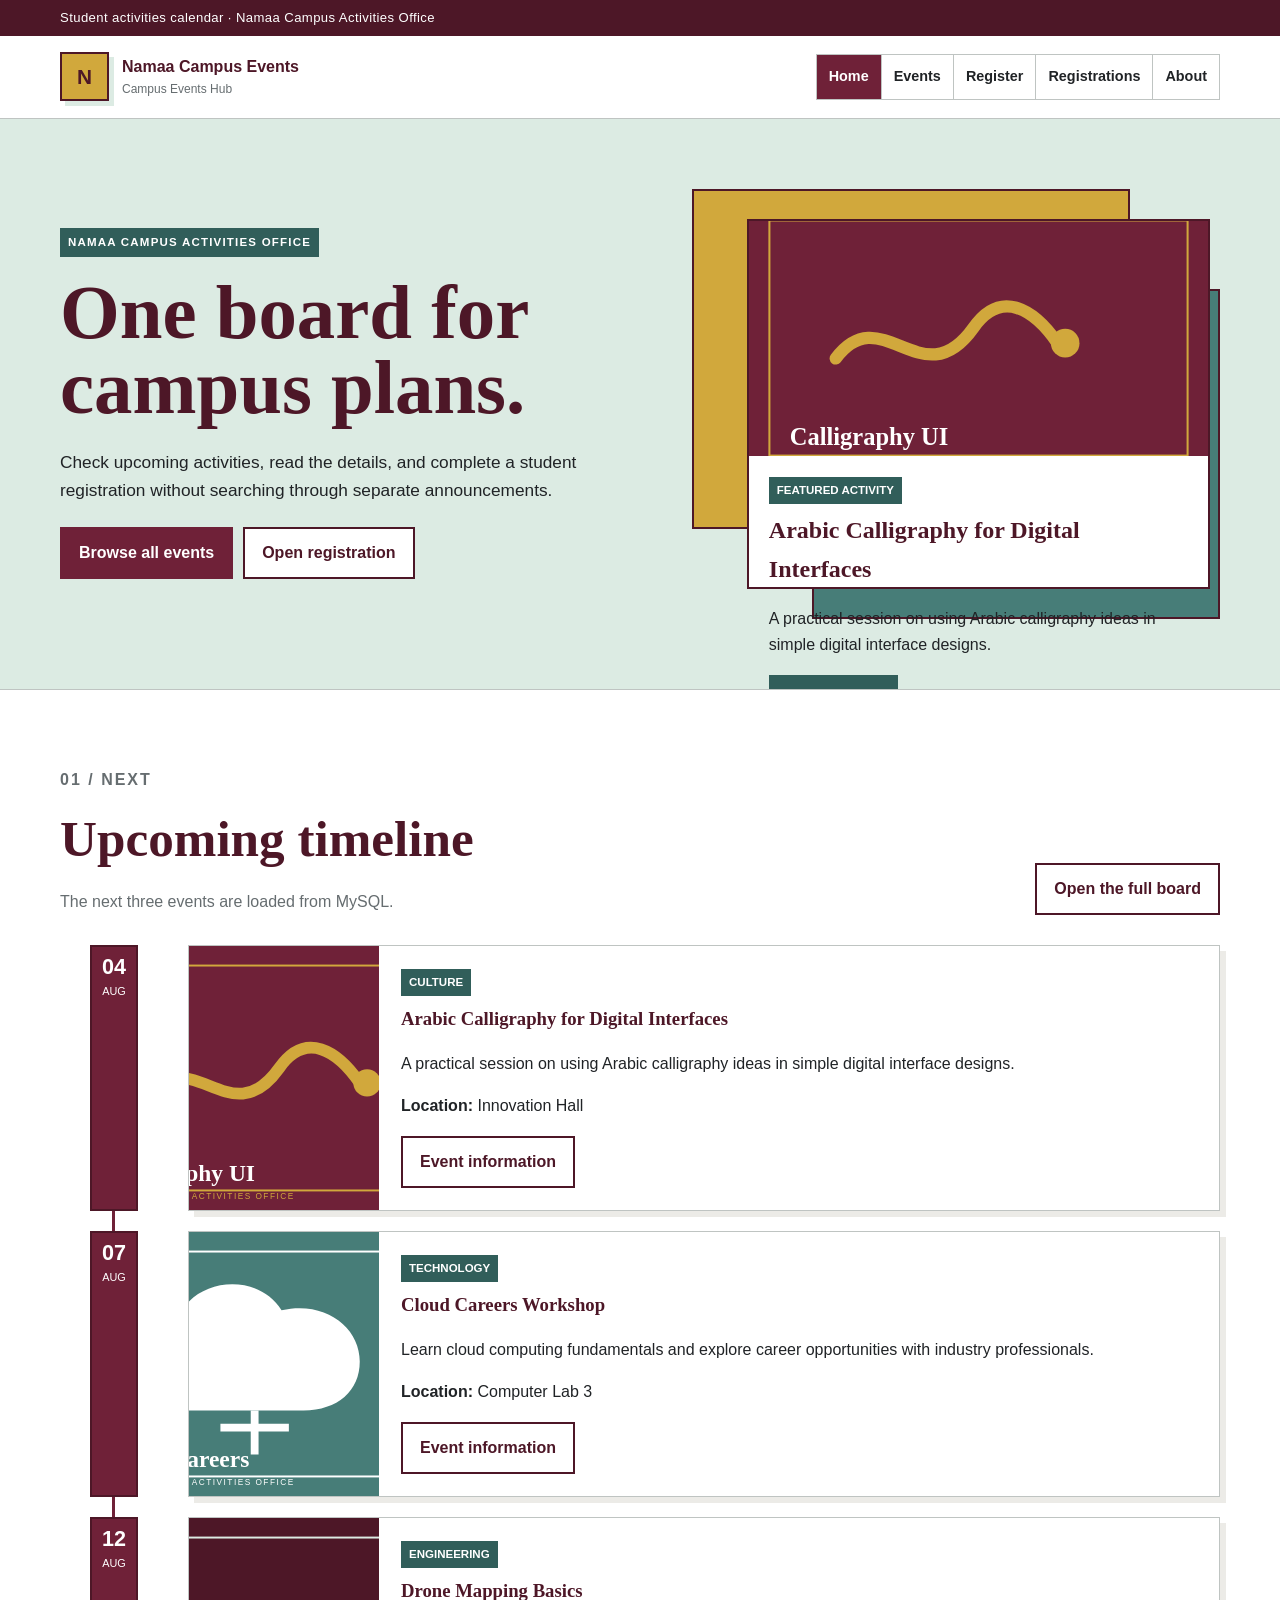
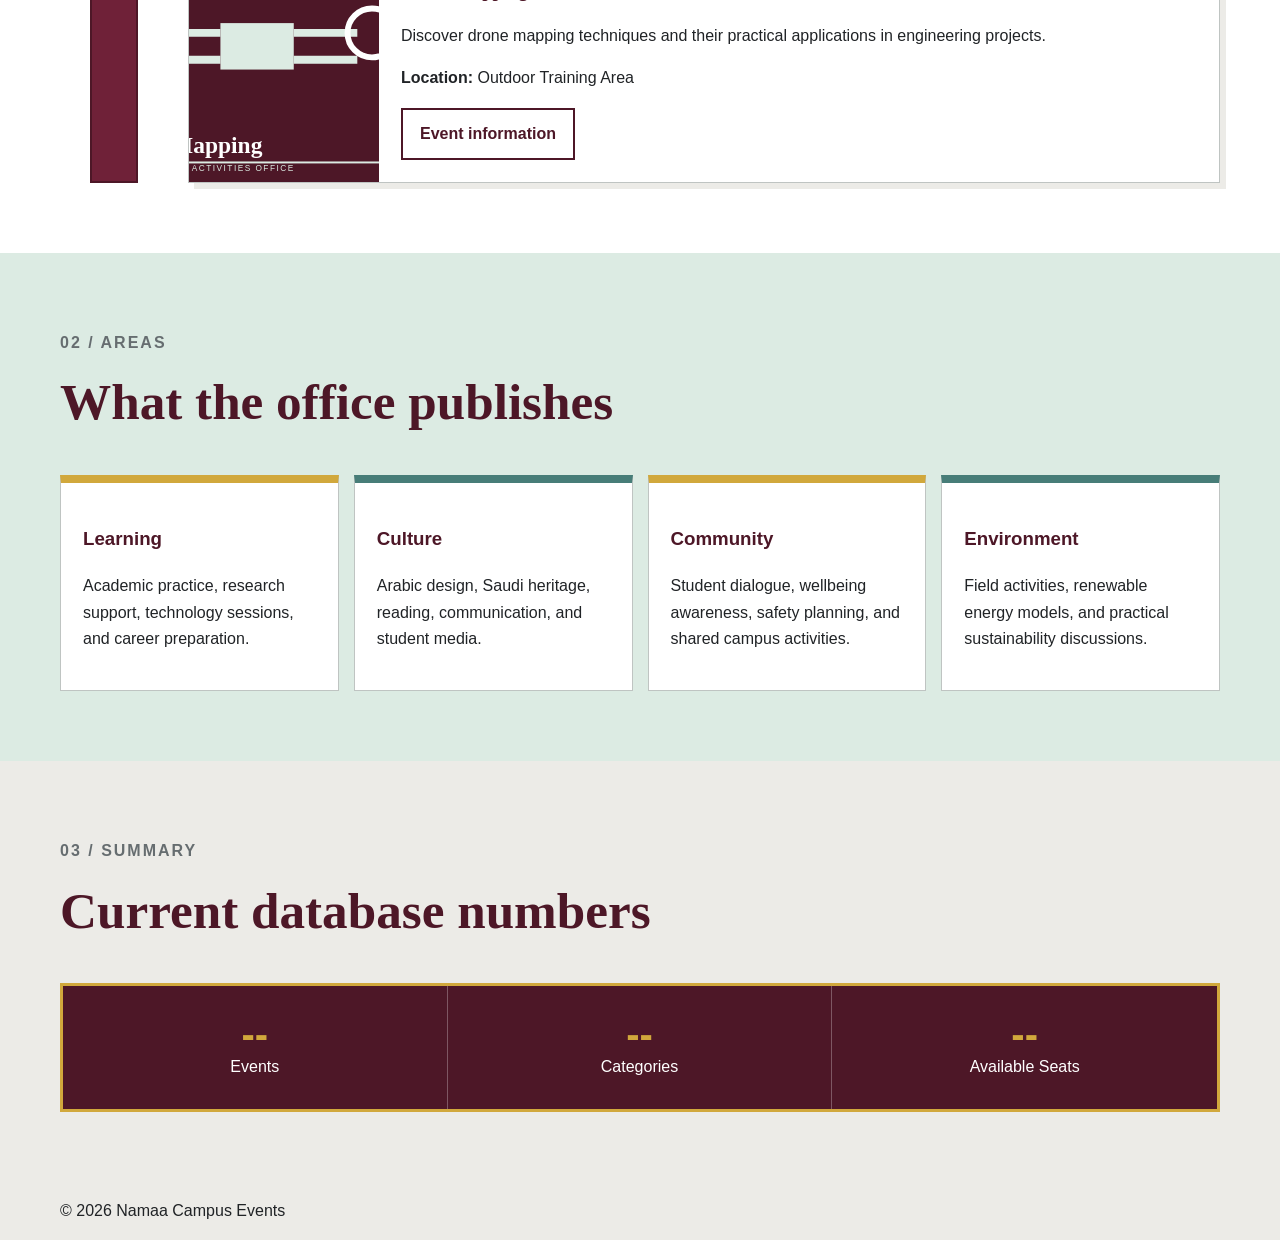
<file: index.html>
<!DOCTYPE html>
<html lang="en">
<head>
    <meta charset="UTF-8">
    <meta name="viewport" content="width=device-width, initial-scale=1.0">
    <title>Namaa Campus Events</title>

    <link rel="stylesheet" href="css/style.css">
</head>

<body>

<div class="announcement">
    <div class="shell">
        <p>Student activities calendar · Namaa Campus Activities Office</p>
    </div>
</div>

<header class="site-header">
    <div class="shell header-row">

        <a class="brand" href="index.html">
            <span class="brand-shape">N</span>

            <span>
                <strong>Namaa Campus Events</strong>
                <small>Campus Events Hub</small>
            </span>
        </a>

        <nav class="nav-box">
            <a class="active" href="index.html">Home</a>
            <a href="events.html">Events</a>
            <a href="register.html">Register</a>
            <a href="registrations.html">Registrations</a>
            <a href="about.html">About</a>
        </nav>

    </div>
</header>

<main>
<section class="hero">
    <div class="shell hero-grid">
        <div class="hero-copy">
            <p class="eyebrow">Namaa Campus Activities Office</p>

            <h1>One board for campus plans.</h1>

            <p>
                Check upcoming activities, read the details, and complete a
                student registration without searching through separate
                announcements.
            </p>

            <div class="button-row">
                <a class="button" href="events.html">Browse all events</a>
                <a class="button button-light" href="register.html">
                    Open registration
                </a>
            </div>
        </div>

        <aside class="hero-blocks" aria-label="Featured event">
            <div class="block-back-one"></div>
            <div class="block-back-two"></div>

            <article class="block-main">
                <img src="images/calligraphy-ui.svg" alt="Calligraphy UI">

<div class="block-content">
    <span class="ticket">FEATURED ACTIVITY</span>

    <h2>Arabic Calligraphy for Digital Interfaces</h2>

    <p>
        A practical session on using Arabic calligraphy ideas in simple
        digital interface designs.
    </p>

    <a class="button button-teal" href="event.html">
        View details
    </a>
</div>
            </article>
        </aside>
    </div>
</section>

<section class="section section-white">
    <div class="shell">
        <div class="section-heading">
            <div>
                <p class="section-code">01 / NEXT</p>
                <h2>Upcoming timeline</h2>
                <p>The next three events are loaded from MySQL.</p>
            </div>

            <a class="button button-light" href="events.html">
                Open the full board
            </a>
        </div>

        <div class="timeline">

            <article class="timeline-item">
                <div class="timeline-date">
                    <strong>04</strong>
                    <span>AUG</span>
                </div>

                <div class="timeline-card">
                    <img src="images/calligraphy-ui.svg"
                         alt="Arabic Calligraphy for Digital Interfaces">

                    <div class="timeline-copy">
                        <span class="ticket">Culture</span>

                        <h3>Arabic Calligraphy for Digital Interfaces</h3>

                        <p>
                            A practical session on using Arabic calligraphy ideas
                            in simple digital interface designs.
                        </p>

                        <p><strong>Location:</strong> Innovation Hall</p>

                        <a class="button button-light" href="event.html">
                            Event information
                        </a>
                    </div>
                </div>
            </article>

            <article class="timeline-item">
                <div class="timeline-date">
                    <strong>07</strong>
                    <span>AUG</span>
                </div>

                <div class="timeline-card">
                    <img src="images/cloud-careers.svg"
                         alt="Cloud Careers Workshop">

                    <div class="timeline-copy">
                        <span class="ticket">Technology</span>

                        <h3>Cloud Careers Workshop</h3>

                        <p>
                            Learn cloud computing fundamentals and explore career
                            opportunities with industry professionals.
                        </p>

                        <p><strong>Location:</strong> Computer Lab 3</p>

                        <a class="button button-light" href="event.html">
                            Event information
                        </a>
                    </div>
                </div>
            </article>

            <article class="timeline-item">
                <div class="timeline-date">
                    <strong>12</strong>
                    <span>AUG</span>
                </div>

                <div class="timeline-card">
                    <img src="images/drone-mapping.svg"
                         alt="Drone Mapping Basics">

                    <div class="timeline-copy">
                        <span class="ticket">Engineering</span>

                        <h3>Drone Mapping Basics</h3>

                        <p>
                            Discover drone mapping techniques and their practical
                            applications in engineering projects.
                        </p>

                        <p><strong>Location:</strong> Outdoor Training Area</p>

                        <a class="button button-light" href="event.html">
                            Event information
                        </a>
                    </div>
                </div>
            </article>

        </div>
    </div>
</section>

<section class="section section-mint">
    <div class="shell">
        <div class="section-heading">
            <div>
                <p class="section-code">02 / AREAS</p>
                <h2>What the office publishes</h2>
            </div>
        </div>

        <div class="activity-grid">
            <article class="activity-card">
                <h3>Learning</h3>
                <p>
                    Academic practice, research support, technology sessions,
                    and career preparation.
                </p>
            </article>

            <article class="activity-card">
                <h3>Culture</h3>
                <p>
                    Arabic design, Saudi heritage, reading, communication,
                    and student media.
                </p>
            </article>

            <article class="activity-card">
                <h3>Community</h3>
                <p>
                    Student dialogue, wellbeing awareness, safety planning,
                    and shared campus activities.
                </p>
            </article>

            <article class="activity-card">
                <h3>Environment</h3>
                <p>
                    Field activities, renewable energy models, and practical
                    sustainability discussions.
                </p>
            </article>
        </div>
    </div>
</section>

<section class="section">
    <div class="shell">
        <div class="section-heading">
            <div>
                <p class="section-code">03 / SUMMARY</p>
                <h2>Current database numbers</h2>
            </div>
        </div>

        <div class="stats-panel">
            <div class="stat">
                <strong>--</strong>
                <span>Events</span>
            </div>

            <div class="stat">
                <strong>--</strong>
                <span>Categories</span>
            </div>

            <div class="stat">
                <strong>--</strong>
                <span>Available Seats</span>
            </div>
        </div>
    </div>
</section>

</main>

<footer>
    <div class="shell">
        <p>© 2026 Namaa Campus Events</p>
    </div>
</footer>

</body>
</html>
</file>
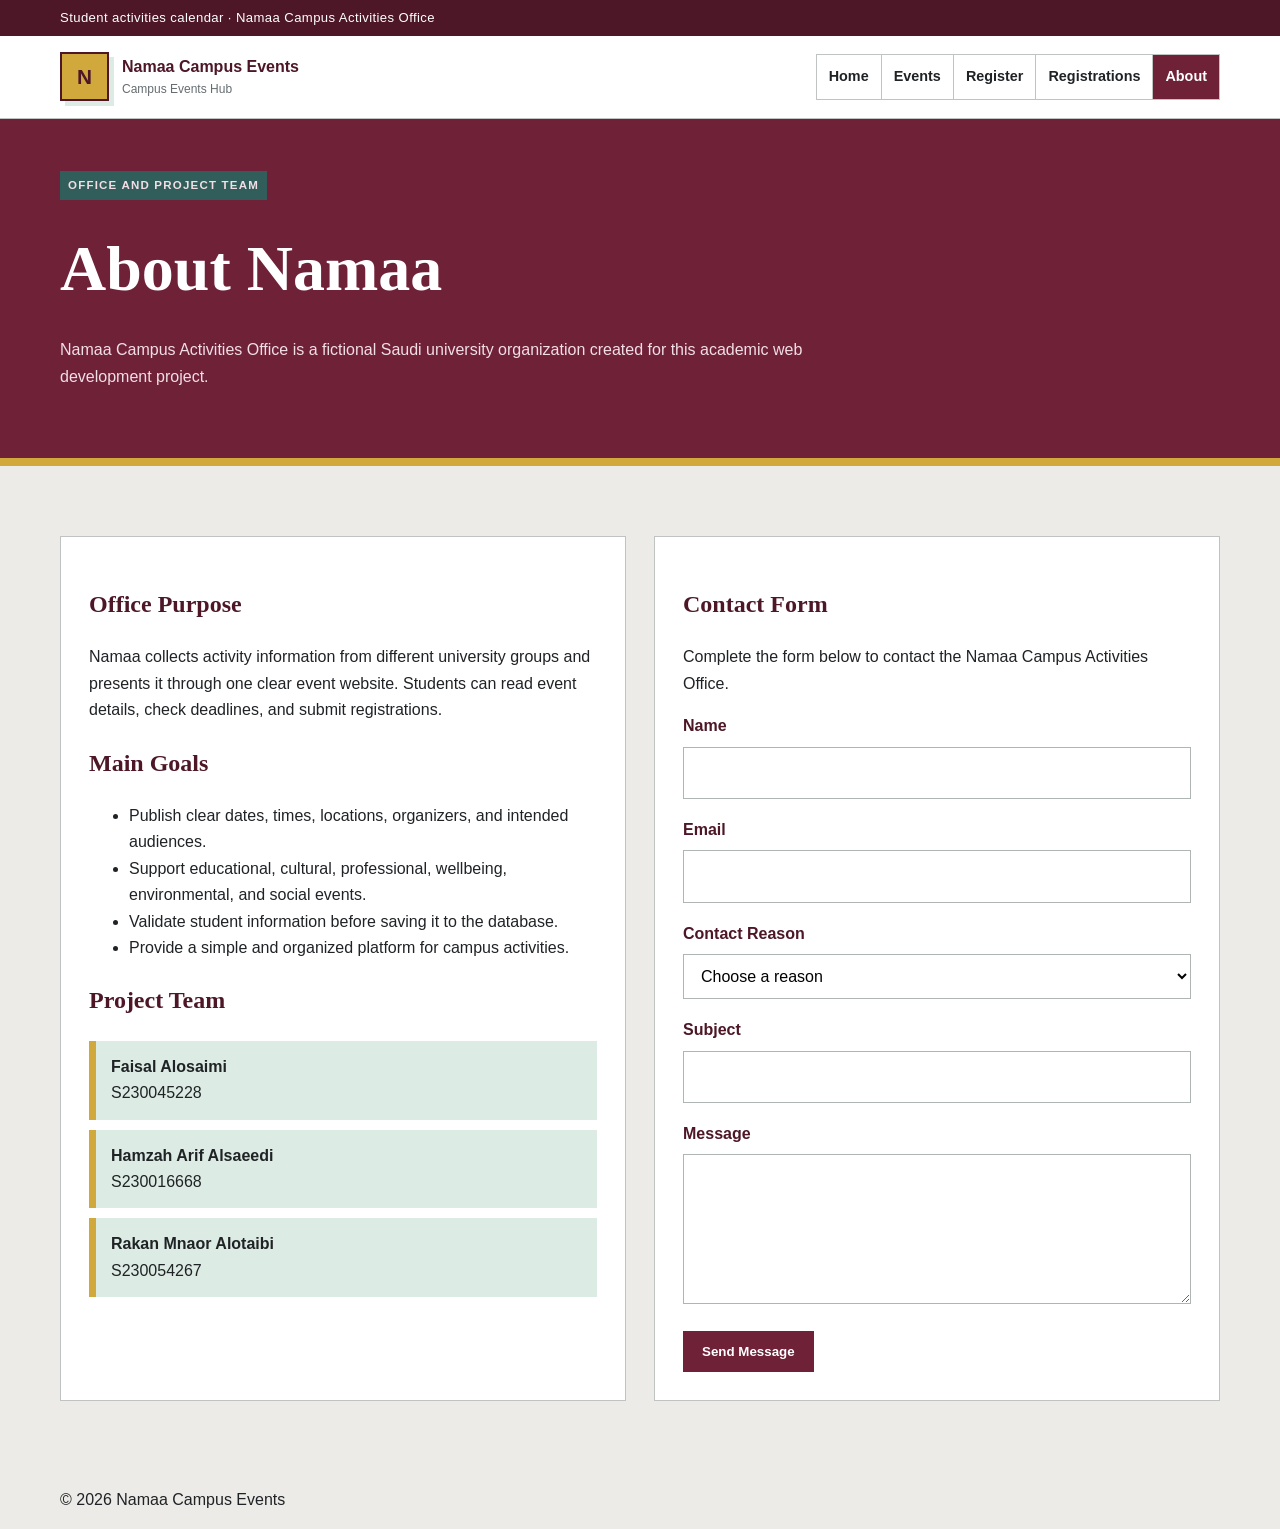
<file: about.html>
<!DOCTYPE html>
<html lang="en">
<head>
    <meta charset="UTF-8">
    <meta name="viewport" content="width=device-width, initial-scale=1.0">
<title>Namaa Campus Events | About</title>
    <link rel="stylesheet" href="css/style.css">
</head>

<body>

<div class="announcement">
    <div class="shell">
        <p>Student activities calendar · Namaa Campus Activities Office</p>
    </div>
</div>

<header class="site-header">
    <div class="shell header-row">

        <a class="brand" href="index.html">
            <span class="brand-shape">N</span>

            <span>
                <strong>Namaa Campus Events</strong>
                <small>Campus Events Hub</small>
            </span>
        </a>

        <nav class="nav-box">
            <a href="index.html">Home</a>
            <a href="events.html">Events</a>
            <a href="register.html">Register</a>
            <a href="registrations.html">Registrations</a>
            <a class="active" href="about.html">About</a>
        </nav>

    </div>
</header>

<main>

    <section class="page-banner">
    <div class="shell">
        <p class="eyebrow">Office and Project Team</p>
        <h1>About Namaa</h1>
        <p>
            Namaa Campus Activities Office is a fictional Saudi university
            organization created for this academic web development project.
        </p>
    </div>
</section>

<section class="section">
    <div class="shell about-layout">

        <section class="paper">
            <h2>Office Purpose</h2>
            <p>
                Namaa collects activity information from different university
                groups and presents it through one clear event website.
                Students can read event details, check deadlines, and submit
                registrations.
            </p>

            <h2>Main Goals</h2>

            <ul>
                <li>Publish clear dates, times, locations, organizers, and intended audiences.</li>
                <li>Support educational, cultural, professional, wellbeing, environmental, and social events.</li>
                <li>Validate student information before saving it to the database.</li>
                <li>Provide a simple and organized platform for campus activities.</li>
            </ul>

            <h2>Project Team</h2>

            <div class="team-list">

                <div class="team-member">
                    <strong>Faisal Alosaimi</strong>
                    <span>S230045228</span>
                </div>

                <div class="team-member">
                    <strong>Hamzah Arif Alsaeedi</strong>
                    <span>S230016668</span>
                </div>

                <div class="team-member">
                    <strong>Rakan Mnaor Alotaibi</strong>
                    <span>S230054267</span>
                </div>

            </div>
        </section>

        <section class="paper">

            <h2>Contact Form</h2>

            <p>
                Complete the form below to contact the Namaa Campus Activities
                Office.
            </p>

            <form action="#" method="post">

                <div class="field">
                    <label for="name">Name</label>
                    <input
                        type="text"
                        id="name"
                        name="name"
                        maxlength="100"
                        required
                    >
                </div>

                <div class="field">
                    <label for="contact_email">Email</label>
                    <input
                        type="email"
                        id="contact_email"
                        name="email"
                        maxlength="120"
                        required
                    >
                </div>

                <div class="field">
                    <label for="reason">Contact Reason</label>

                    <select id="reason" name="reason">
                        <option value="">Choose a reason</option>
                        <option>Event information</option>
                        <option>Registration support</option>
                        <option>Activity suggestion</option>
                        <option>General feedback</option>
                    </select>
                </div>

                <div class="field">
                    <label for="subject">Subject</label>
                    <input
                        type="text"
                        id="subject"
                        name="subject"
                        maxlength="120"
                        required
                    >
                </div>

                <div class="field">
                    <label for="message">Message</label>
                    <textarea
                        id="message"
                        name="message"
                        maxlength="1000"
                        required
                    ></textarea>
                </div>

                <button class="button" type="submit">
                    Send Message
                </button>

            </form>

        </section>

    </div>
</section>

</main>

<footer>
    <div class="shell">
        <p>© 2026 Namaa Campus Events</p>
    </div>
</footer>

</body>
</html>
</file>
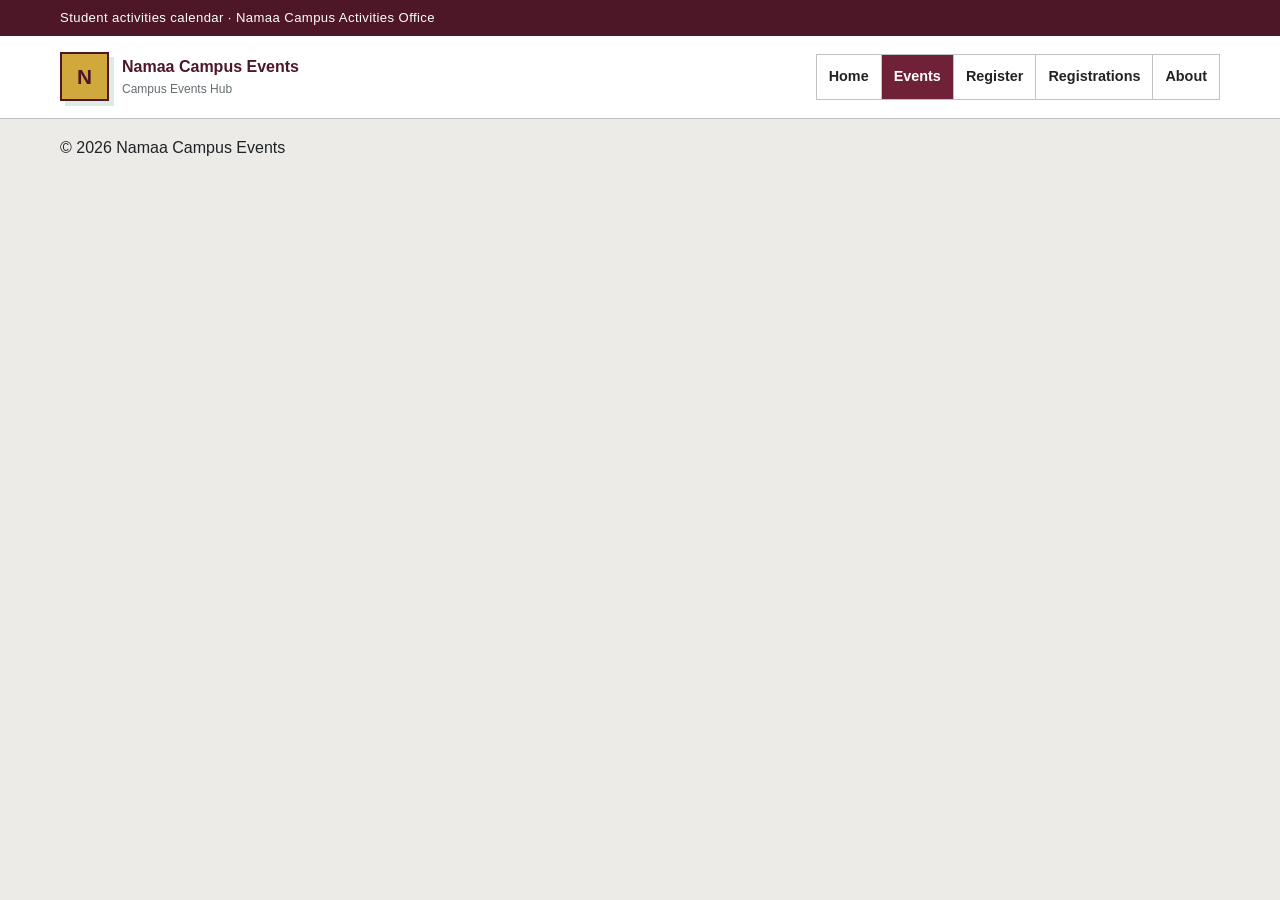
<file: event.html>
<!DOCTYPE html>
<html lang="en">
<head>
    <meta charset="UTF-8">
    <meta name="viewport" content="width=device-width, initial-scale=1.0">
<title>Namaa Campus Events | Event Details</title>
    <link rel="stylesheet" href="css/style.css">
</head>

<body>

<div class="announcement">
    <div class="shell">
        <p>Student activities calendar · Namaa Campus Activities Office</p>
    </div>
</div>

<header class="site-header">
    <div class="shell header-row">

        <a class="brand" href="index.html">
            <span class="brand-shape">N</span>

            <span>
                <strong>Namaa Campus Events</strong>
                <small>Campus Events Hub</small>
            </span>
        </a>

        <nav class="nav-box">
            <a href="index.html">Home</a>
            <a class="active" href="events.html">Events</a>
            <a href="register.html">Register</a>
            <a href="registrations.html">Registrations</a>
            <a href="about.html">About</a>
        </nav>

    </div>
</header>

<main>

</main>

<footer>
    <div class="shell">
        <p>© 2026 Namaa Campus Events</p>
    </div>
</footer>

</body>
</html>
</file>
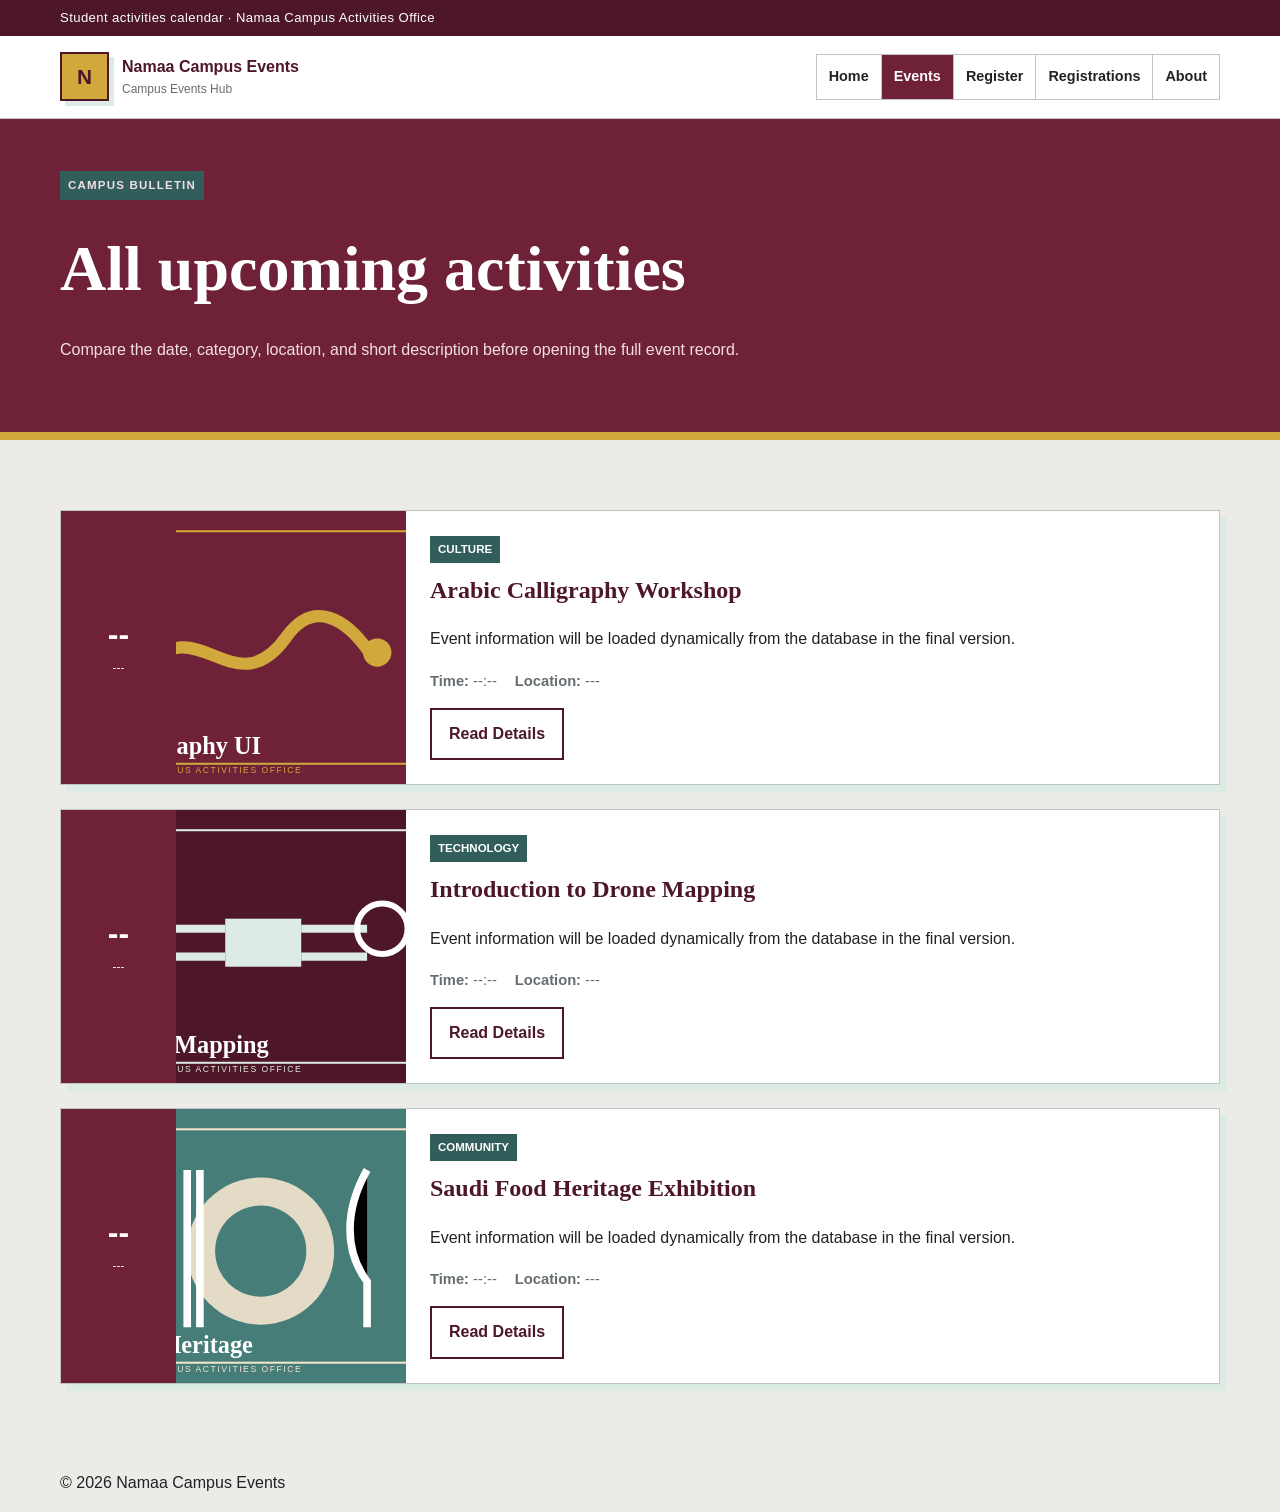
<file: events.html>
<!DOCTYPE html>
<html lang="en">
<head>
    <meta charset="UTF-8">
    <meta name="viewport" content="width=device-width, initial-scale=1.0">
    <title>Namaa Campus Events | Events</title>

    <link rel="stylesheet" href="css/style.css">
</head>

<body>

<div class="announcement">
    <div class="shell">
        <p>Student activities calendar · Namaa Campus Activities Office</p>
    </div>
</div>

<header class="site-header">
    <div class="shell header-row">

        <a class="brand" href="index.html">
            <span class="brand-shape">N</span>

            <span>
                <strong>Namaa Campus Events</strong>
                <small>Campus Events Hub</small>
            </span>
        </a>

        <nav class="nav-box">
            <a href="index.html">Home</a>
            <a class="active" href="events.html">Events</a>
            <a href="register.html">Register</a>
            <a href="registrations.html">Registrations</a>
            <a href="about.html">About</a>
        </nav>

    </div>
</header>

<main>

<section class="page-banner">
    <div class="shell">
        <p class="eyebrow">Campus bulletin</p>
        <h1>All upcoming activities</h1>
        <p>
            Compare the date, category, location, and short description before
            opening the full event record.
        </p>
    </div>
</section>

<section class="section">
    <div class="shell">
        <div class="bulletin-list">

           <article class="bulletin">
    <div class="bulletin-date">
        <strong>--</strong>
        <span>---</span>
    </div>

    <img src="images/calligraphy-ui.svg" alt="Arabic Calligraphy Workshop">

    <div class="bulletin-copy">
        <span class="ticket">Culture</span>

        <h2>Arabic Calligraphy Workshop</h2>

        <p>
            Event information will be loaded dynamically from the database in the final version.
        </p>

        <ul class="event-meta">
            <li><strong>Time:</strong> --:--</li>
            <li><strong>Location:</strong> ---</li>
        </ul>

        <a class="button button-light" href="event.html">
            Read Details
        </a>
    </div>
</article>

<article class="bulletin">
    <div class="bulletin-date">
        <strong>--</strong>
        <span>---</span>
    </div>

    <img src="images/drone-mapping.svg" alt="Introduction to Drone Mapping">

    <div class="bulletin-copy">
        <span class="ticket">Technology</span>

        <h2>Introduction to Drone Mapping</h2>

        <p>
            Event information will be loaded dynamically from the database in the final version.
        </p>

        <ul class="event-meta">
            <li><strong>Time:</strong> --:--</li>
            <li><strong>Location:</strong> ---</li>
        </ul>

        <a class="button button-light" href="event.html">
            Read Details
        </a>
    </div>
</article>

<article class="bulletin">
    <div class="bulletin-date">
        <strong>--</strong>
        <span>---</span>
    </div>

    <img src="images/food-heritage.svg" alt="Saudi Food Heritage Exhibition">

    <div class="bulletin-copy">
        <span class="ticket">Community</span>

        <h2>Saudi Food Heritage Exhibition</h2>

        <p>
            Event information will be loaded dynamically from the database in the final version.
        </p>

        <ul class="event-meta">
            <li><strong>Time:</strong> --:--</li>
            <li><strong>Location:</strong> ---</li>
        </ul>

        <a class="button button-light" href="event.html">
            Read Details
        </a>
    </div>
</article>

        </div>
    </div>
</section>

</main>

<footer>
    <div class="shell">
        <p>© 2026 Namaa Campus Events</p>
    </div>
</footer>

</body>
</html>
</file>
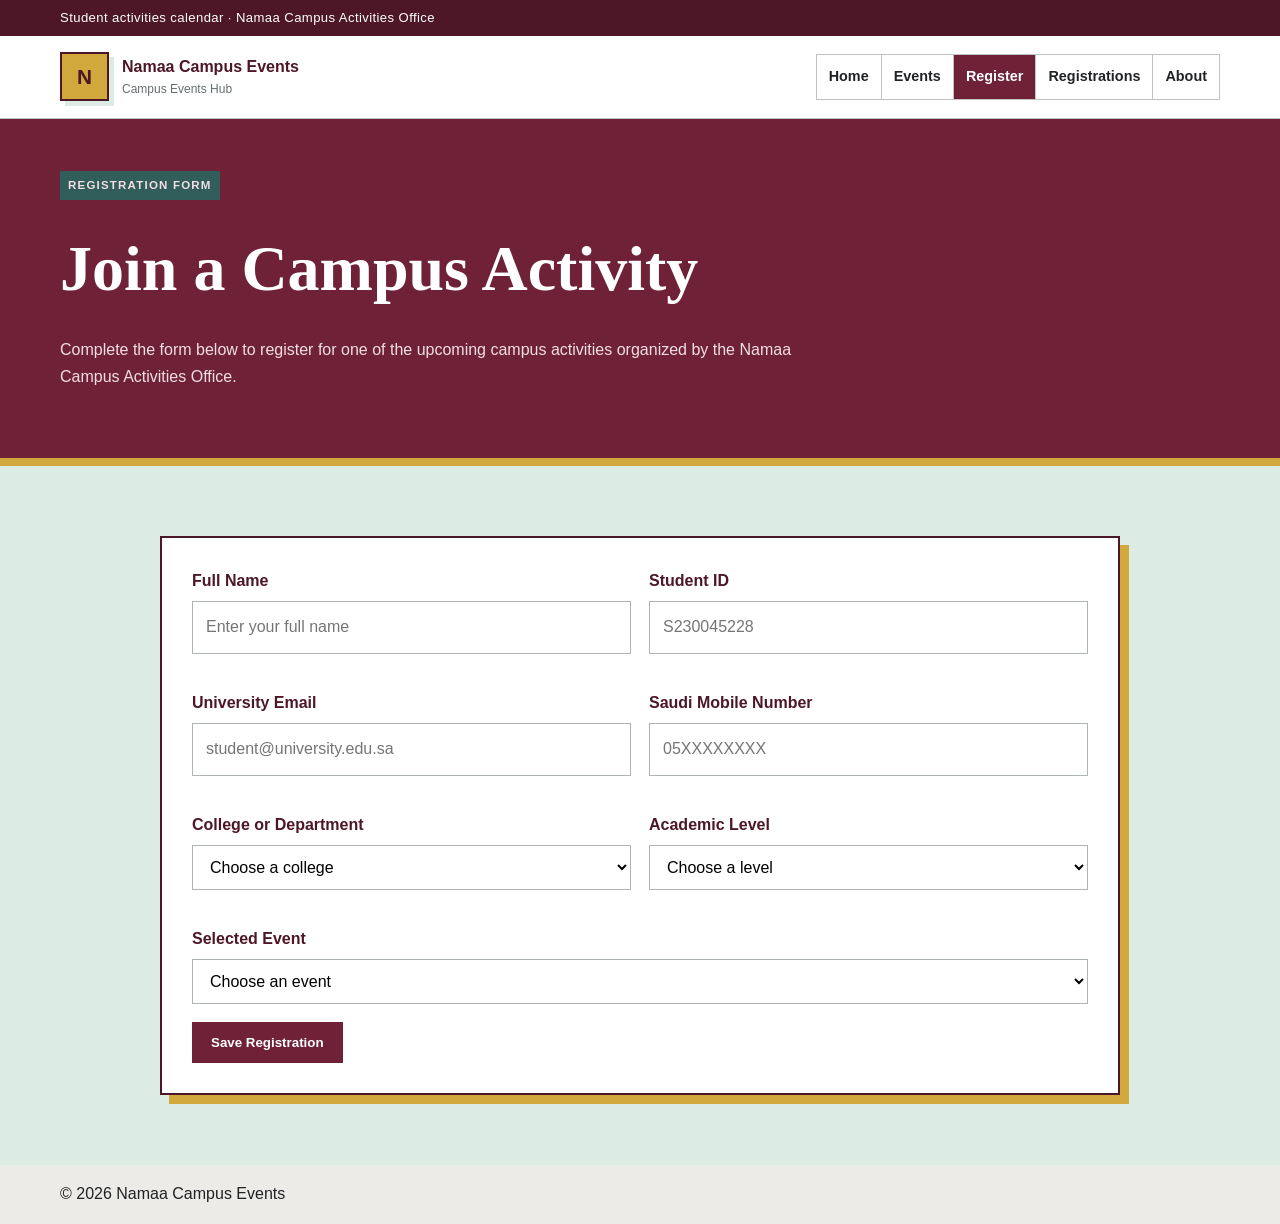
<file: register.html>
<!DOCTYPE html>
<html lang="en">
<head>
    <meta charset="UTF-8">
    <meta name="viewport" content="width=device-width, initial-scale=1.0">
<title>Namaa Campus Events | Registration</title>
    <link rel="stylesheet" href="css/style.css">
</head>

<body>

<div class="announcement">
    <div class="shell">
        <p>Student activities calendar · Namaa Campus Activities Office</p>
    </div>
</div>

<header class="site-header">
    <div class="shell header-row">

        <a class="brand" href="index.html">
            <span class="brand-shape">N</span>

            <span>
                <strong>Namaa Campus Events</strong>
                <small>Campus Events Hub</small>
            </span>
        </a>

        <nav class="nav-box">
            <a href="index.html">Home</a>
            <a href="events.html">Events</a>
            <a class="active" href="register.html">Register</a>
            <a href="registrations.html">Registrations</a>
            <a href="about.html">About</a>
        </nav>

    </div>
</header>

<main>
<section class="page-banner">
    <div class="shell">
        <p class="eyebrow">Registration Form</p>
        <h1>Join a Campus Activity</h1>
        <p>
            Complete the form below to register for one of the upcoming campus
            activities organized by the Namaa Campus Activities Office.
        </p>
    </div>
</section>

<section class="section section-mint">
    <div class="shell">
        <div class="form-board">
            <form action="#" method="post">

                <div class="form-grid">

                    <div class="field">
                        <label for="full_name">Full Name</label>
                        <input
                            type="text"
                            id="full_name"
                            name="full_name"
                            placeholder="Enter your full name"
                            required
                        >
                    </div>

                    <div class="field">
                        <label for="student_id">Student ID</label>
                        <input
                            type="text"
                            id="student_id"
                            name="student_id"
                            placeholder="S230045228"
                            required
                        >
                    </div>

                    <div class="field">
                        <label for="email">University Email</label>
                        <input
                            type="email"
                            id="email"
                            name="email"
                            placeholder="student@university.edu.sa"
                            required
                        >
                    </div>

                    <div class="field">
                        <label for="phone">Saudi Mobile Number</label>
                        <input
                            type="tel"
                            id="phone"
                            name="phone"
                            placeholder="05XXXXXXXX"
                            required
                        >
                    </div>

                    <div class="field">
                        <label for="college">College or Department</label>
                        <select id="college" name="college">
                            <option value="">Choose a college</option>
                            <option>College of Computing</option>
                            <option>College of Business</option>
                            <option>College of Engineering</option>
                            <option>College of Science</option>
                            <option>College of Health Sciences</option>
                            <option>College of Design</option>
                            <option>College of Arts and Humanities</option>
                        </select>
                    </div>

                    <div class="field">
                        <label for="academic_level">Academic Level</label>
                        <select id="academic_level" name="academic_level">
                            <option value="">Choose a level</option>
                            <option>First Year</option>
                            <option>Second Year</option>
                            <option>Third Year</option>
                            <option>Fourth Year</option>
                            <option>Fifth Year</option>
                            <option>Postgraduate</option>
                        </select>
                    </div>

                    <div class="field field-wide">
                        <label for="event_id">Selected Event</label>
                        <select id="event_id" name="event_id">
                            <option value="">Choose an event</option>
                            <option>AI Innovation Workshop - 12 Aug 2026</option>
                            <option>Food Heritage Festival - 18 Aug 2026</option>
                            <option>Drone Mapping Competition - 25 Aug 2026</option>
                        </select>
                    </div>

                </div>

                <button class="button" type="submit">
                    Save Registration
                </button>

        
        </form>
        </div>
    </div>
</section>

</main>

<footer>
    <div class="shell">
        <p>© 2026 Namaa Campus Events</p>
    </div>
</footer>

</body>
</html>
</file>
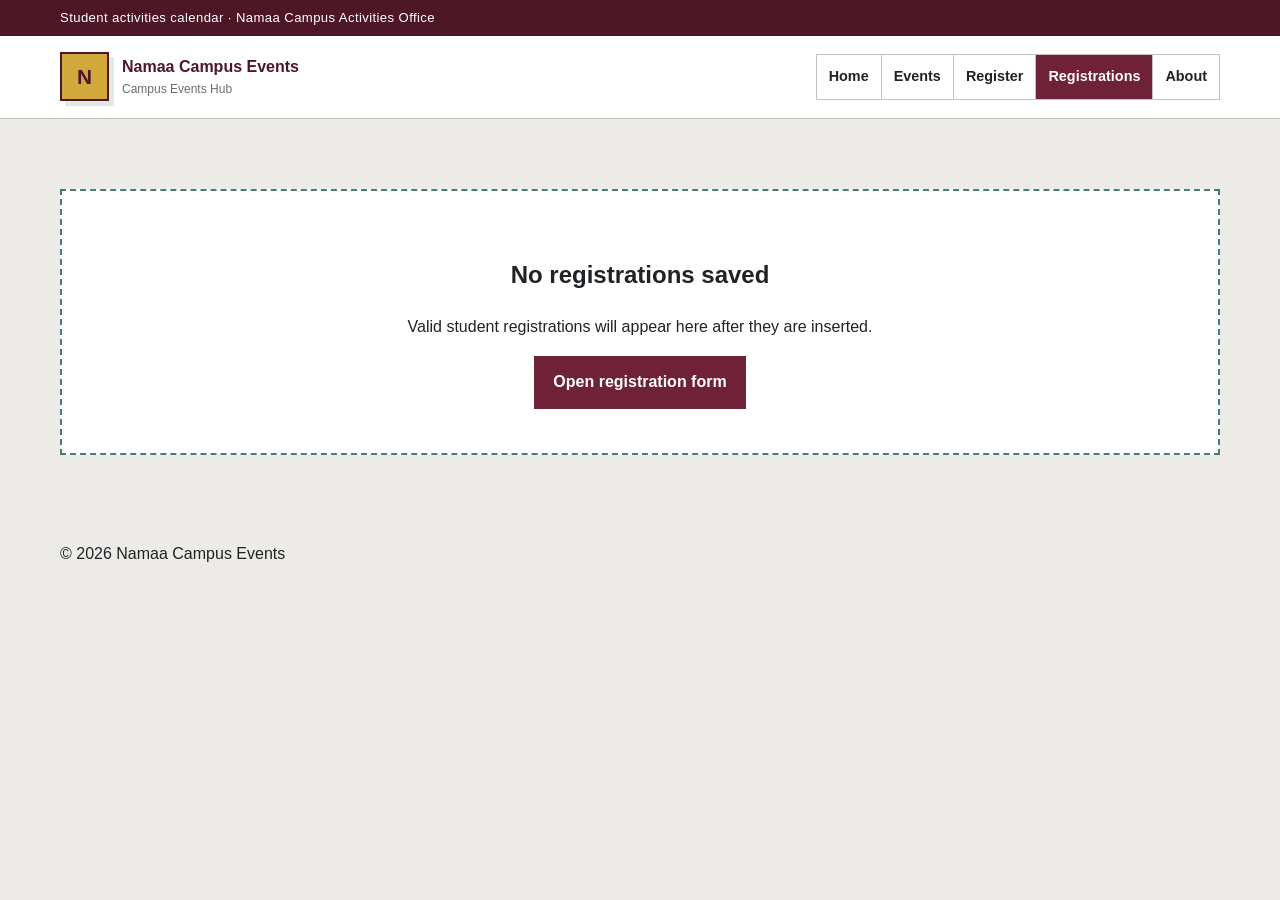
<file: registrations.html>
<!DOCTYPE html>

<html lang="en">

<head>

    <meta charset="UTF-8">

    <meta name="viewport" content="width=device-width, initial-scale=1.0">

    <title>Registrations | Namaa Campus Events</title>

    <link rel="stylesheet" href="css/style.css">

</head>

<body>

   
<div class="announcement">
    <div class="shell">
        <p>Student activities calendar · Namaa Campus Activities Office</p>
    </div>
</div>

<header class="site-header">
    <div class="shell header-row">

        <a class="brand" href="index.html">
            <span class="brand-shape">N</span>

            <span>
                <strong>Namaa Campus Events</strong>
                <small>Campus Events Hub</small>
            </span>
        </a>

        <nav class="nav-box">
            <a href="index.html">Home</a>
            <a href="events.html">Events</a>
            <a href="register.html">Register</a>
            <a class="active" href="registrations.html">Registrations</a>
            <a href="about.html">About</a>
        </nav>

    </div>
</header>

    <main>

<section class="section">

    <div class="shell">

        <div class="empty-state">

            <h2>No registrations saved</h2>

            <p>

                Valid student registrations will appear here after they are inserted.

            </p>

            <a class="button" href="register.html">

                Open registration form

            </a>

        </div>

    </div>

</section>

    </main>

   <footer>
    <div class="shell">
        
        <p>© 2026 Namaa Campus Events</p>
    </div>
</footer>


</body>

</html>
</file>
<file: css/style.css>
:root {
    --burgundy: #6f2138;
    --burgundy-dark: #4d1727;
    --teal: #477d78;
    --teal-dark: #315e5a;
    --stone: #ecebe7;
    --mint: #dcebe3;
    --mustard: #d1a83c;
    --white: #ffffff;
    --ink: #202326;
    --muted: #666d70;
    --line: #bfc4c2;
    --success: #2e684b;
    --danger: #9d3434;
    --max: 1160px;
}

* {
    box-sizing: border-box;
}

body {
    margin: 0;
    font-family: Verdana, Arial, sans-serif;
    color: var(--ink);
    background: var(--stone);
    line-height: 1.65;
}

img {
    display: block;
    max-width: 100%;
}

a {
    color: inherit;
}

.shell {
    width: min(var(--max), 92%);
    margin: 0 auto;
}

.announcement {
    background: var(--burgundy-dark);
    color: var(--white);
    font-size: 0.82rem;
    letter-spacing: 0.4px;
}

.announcement p {
    margin: 0;
    padding: 7px 0;
}

.site-header {
    background: var(--white);
    border-bottom: 1px solid var(--line);
}

.header-row {
    min-height: 82px;
    display: flex;
    align-items: center;
    justify-content: space-between;
    gap: 24px;
}

.brand {
    display: flex;
    align-items: center;
    gap: 13px;
    text-decoration: none;
}

.brand-shape {
    width: 49px;
    height: 49px;
    display: grid;
    place-items: center;
    color: var(--burgundy-dark);
    background: var(--mustard);
    border: 2px solid var(--burgundy-dark);
    font-weight: 900;
    font-size: 1.3rem;
    box-shadow: 5px 5px 0 var(--mint);
}

.brand strong,
.brand small {
    display: block;
}

.brand strong {
    color: var(--burgundy-dark);
}

.brand small {
    color: var(--muted);
    font-size: 0.75rem;
}

.nav-box {
    display: flex;
    flex-wrap: wrap;
    border: 1px solid var(--line);
}

.nav-box a {
    padding: 10px 12px;
    text-decoration: none;
    font-weight: 700;
    font-size: 0.9rem;
    border-right: 1px solid var(--line);
}

.nav-box a:last-child {
    border-right: 0;
}

.nav-box a:hover,
.nav-box a:focus,
.nav-box a.active {
    color: var(--white);
    background: var(--burgundy);
}

a:focus,
button:focus,
input:focus,
select:focus,
textarea:focus {
    outline: 3px solid rgba(209, 168, 60, 0.55);
    outline-offset: 3px;
}

.hero {
    position: relative;
    overflow: hidden;
    background: var(--mint);
    border-bottom: 1px solid var(--line);
}

.hero-grid {
    min-height: 560px;
    display: grid;
    grid-template-columns: 1.05fr 0.95fr;
    align-items: center;
    gap: 48px;
    padding: 70px 0;
}

.hero-copy {
    position: relative;
    z-index: 2;
}

.eyebrow {
    display: inline-block;
    margin: 0 0 10px;
    padding: 5px 8px;
    color: var(--white);
    background: var(--teal-dark);
    text-transform: uppercase;
    font-size: 0.72rem;
    font-weight: 800;
    letter-spacing: 1.2px;
}

.hero h1 {
    margin: 8px 0 22px;
    color: var(--burgundy-dark);
    font-family: Georgia, "Times New Roman", serif;
    font-size: clamp(3rem, 6vw, 5.8rem);
    line-height: 0.98;
}

.hero-copy > p:not(.eyebrow) {
    max-width: 650px;
    font-size: 1.08rem;
}

.hero-blocks {
    position: relative;
    min-height: 430px;
}

.block-main {
    position: absolute;
    inset: 30px 10px 30px 55px;
    background: var(--white);
    border: 2px solid var(--burgundy-dark);
    z-index: 2;
}

.block-main img {
    width: 100%;
    height: 235px;
    object-fit: cover;
}

.block-content {
    padding: 20px;
}

.block-content h2 {
    margin: 7px 0;
    color: var(--burgundy-dark);
    font-family: Georgia, "Times New Roman", serif;
}

.block-back-one,
.block-back-two {
    position: absolute;
    border: 2px solid var(--burgundy-dark);
}

.block-back-one {
    inset: 0 90px 90px 0;
    background: var(--mustard);
}

.block-back-two {
    inset: 100px 0 0 120px;
    background: var(--teal);
}

.button-row {
    display: flex;
    flex-wrap: wrap;
    gap: 10px;
    margin-top: 22px;
}

.button {
    display: inline-block;
    padding: 11px 17px;
    color: var(--white);
    background: var(--burgundy);
    border: 2px solid var(--burgundy);
    text-decoration: none;
    font-weight: 800;
    cursor: pointer;
}

.button:hover {
    color: var(--ink);
    background: var(--mustard);
    border-color: var(--mustard);
}

.button-light {
    color: var(--burgundy-dark);
    background: var(--white);
    border-color: var(--burgundy-dark);
}

.button-teal {
    background: var(--teal-dark);
    border-color: var(--teal-dark);
}

.section {
    padding: 70px 0;
}

.section-white {
    background: var(--white);
}

.section-mint {
    background: var(--mint);
}

.section-heading {
    display: flex;
    align-items: end;
    justify-content: space-between;
    gap: 20px;
    margin-bottom: 30px;
}

.section-heading h1,
.section-heading h2 {
    margin: 4px 0 0;
    color: var(--burgundy-dark);
    font-family: Georgia, "Times New Roman", serif;
    font-size: clamp(2rem, 4vw, 3.2rem);
}

.section-heading p {
    margin: 7px 0 0;
    color: var(--muted);
}

.section-code {
    color: var(--teal-dark);
    font-weight: 900;
    letter-spacing: 2px;
}

.timeline {
    position: relative;
    display: grid;
    gap: 20px;
    margin-left: 30px;
}

.timeline::before {
    content: "";
    position: absolute;
    top: 0;
    bottom: 0;
    left: 22px;
    width: 3px;
    background: var(--burgundy);
}

.timeline-item {
    position: relative;
    display: grid;
    grid-template-columns: 80px 1fr;
    gap: 18px;
    margin-left: 0;
}

.timeline-date {
    position: relative;
    z-index: 2;
    width: 48px;
    min-height: 70px;
    margin-left: 0;
    padding: 9px 4px;
    color: var(--white);
    background: var(--burgundy);
    border: 2px solid var(--burgundy-dark);
    text-align: center;
}

.timeline-date strong,
.timeline-date span {
    display: block;
}

.timeline-date strong {
    font-size: 1.35rem;
    line-height: 1;
}

.timeline-date span {
    margin-top: 5px;
    font-size: 0.68rem;
    text-transform: uppercase;
}

.timeline-card {
    display: grid;
    grid-template-columns: 190px 1fr;
    background: var(--white);
    border: 1px solid var(--line);
    box-shadow: 6px 6px 0 var(--stone);
}

.timeline-card img {
    width: 100%;
    height: 100%;
    min-height: 205px;
    object-fit: cover;
}

.timeline-copy {
    padding: 22px;
}

.ticket {
    display: inline-block;
    padding: 4px 8px;
    color: var(--white);
    background: var(--teal-dark);
    font-size: 0.72rem;
    font-weight: 800;
    text-transform: uppercase;
}

.timeline-copy h3 {
    margin: 8px 0;
    color: var(--burgundy-dark);
    font-family: Georgia, "Times New Roman", serif;
}

.activity-grid {
    display: grid;
    grid-template-columns: repeat(4, 1fr);
    gap: 15px;
}

.activity-card {
    min-height: 180px;
    padding: 22px;
    background: var(--white);
    border: 1px solid var(--line);
    border-top: 8px solid var(--mustard);
}

.activity-card:nth-child(even) {
    border-top-color: var(--teal);
}

.activity-card h3 {
    color: var(--burgundy-dark);
}

.stats-panel {
    display: grid;
    grid-template-columns: repeat(3, 1fr);
    background: var(--burgundy-dark);
    color: var(--white);
    border: 3px solid var(--mustard);
}

.stat {
    padding: 28px;
    text-align: center;
    border-right: 1px solid rgba(255, 255, 255, 0.28);
}

.stat:last-child {
    border-right: 0;
}

.stat strong {
    display: block;
    color: var(--mustard);
    font-size: 2.5rem;
    line-height: 1;
}

.page-banner {
    padding: 52px 0;
    background: var(--burgundy);
    color: var(--white);
    border-bottom: 8px solid var(--mustard);
}

.page-banner h1 {
    margin: 6px 0 8px;
    font-family: Georgia, "Times New Roman", serif;
    font-size: clamp(2.5rem, 5vw, 4.4rem);
}

.page-banner p {
    max-width: 760px;
    color: #f1dfe5;
}

.bulletin-list {
    display: grid;
    gap: 24px;
}

.bulletin {
    display: grid;
    grid-template-columns: 115px 230px 1fr;
    background: var(--white);
    border: 1px solid var(--line);
    box-shadow: 7px 7px 0 var(--mint);
}

.bulletin-date {
    display: flex;
    flex-direction: column;
    justify-content: center;
    padding: 18px 10px;
    color: var(--white);
    background: var(--burgundy);
    text-align: center;
}

.bulletin-date strong {
    font-size: 2rem;
    line-height: 1;
}

.bulletin-date span {
    margin-top: 8px;
    font-size: 0.74rem;
    text-transform: uppercase;
}

.bulletin img {
    width: 100%;
    height: 100%;
    min-height: 225px;
    object-fit: cover;
}

.bulletin-copy {
    padding: 24px;
}

.bulletin-copy h2 {
    margin: 8px 0;
    color: var(--burgundy-dark);
    font-family: Georgia, "Times New Roman", serif;
}

.event-meta {
    list-style: none;
    display: flex;
    flex-wrap: wrap;
    gap: 8px 18px;
    padding: 0;
    color: var(--muted);
    font-size: 0.92rem;
}

.detail-grid {
    display: grid;
    grid-template-columns: 1.05fr 0.95fr;
    gap: 28px;
}

.detail-image {
    position: relative;
}

.detail-image::after {
    content: "";
    position: absolute;
    inset: 15px -15px -15px 15px;
    border: 3px solid var(--mustard);
    z-index: 0;
}

.detail-image img {
    position: relative;
    z-index: 1;
    width: 100%;
    min-height: 440px;
    object-fit: cover;
    border: 2px solid var(--burgundy-dark);
}

.detail-panel {
    padding: 28px;
    background: var(--white);
    border: 1px solid var(--line);
}

.detail-panel h2 {
    color: var(--burgundy-dark);
    font-family: Georgia, "Times New Roman", serif;
}

.fact-list {
    list-style: none;
    padding: 0;
}

.fact-list li {
    padding: 10px 0;
    border-bottom: 1px solid var(--line);
}

.form-board {
    max-width: 960px;
    margin: 0 auto;
    padding: 30px;
    background: var(--white);
    border: 2px solid var(--burgundy-dark);
    box-shadow: 9px 9px 0 var(--mustard);
}

.form-grid {
    display: grid;
    grid-template-columns: repeat(2, 1fr);
    gap: 18px;
}

.field {
    margin-bottom: 18px;
}

.field-wide {
    grid-column: 1 / -1;
}

label {
    display: block;
    margin-bottom: 7px;
    color: var(--burgundy-dark);
    font-weight: 800;
}

input,
select,
textarea {
    width: 100%;
    padding: 12px 13px;
    border: 1px solid #aeb5b2;
    background: var(--white);
    font: inherit;
}

textarea {
    min-height: 150px;
    resize: vertical;
}

.alert {
    padding: 14px 16px;
    margin-bottom: 20px;
    border-left: 6px solid;
}

.alert ul {
    margin: 5px 0 0;
    padding-left: 18px;
}

.alert-error {
    color: var(--danger);
    background: #f7e4e4;
    border-color: var(--danger);
}

.alert-success {
    color: var(--success);
    background: #e2f0e8;
    border-color: var(--success);
}

.table-wrap {
    overflow-x: auto;
    background: var(--white);
    border: 1px solid var(--line);
}

table {
    width: 100%;
    min-width: 1080px;
    border-collapse: collapse;
}

th,
td {
    padding: 14px 15px;
    text-align: left;
    border-bottom: 1px solid var(--line);
}

th {
    color: var(--white);
    background: var(--teal-dark);
}

tbody tr:nth-child(even) {
    background: #f5f7f6;
}

tbody td:first-child {
    color: var(--white);
    background: var(--burgundy);
    font-weight: 700;
}

.about-layout {
    display: grid;
    grid-template-columns: 1fr 1fr;
    gap: 28px;
}

.paper {
    padding: 28px;
    background: var(--white);
    border: 1px solid var(--line);
}

.paper h2 {
    color: var(--burgundy-dark);
    font-family: Georgia, "Times New Roman", serif;
}

.team-list {
    display: grid;
    gap: 10px;
}

.team-member {
    padding: 13px 15px;
    background: var(--mint);
    border-left: 7px solid var(--mustard);
}

.team-member strong,
.team-member span {
    display: block;
}

.empty-state {
    padding: 44px;
    text-align: center;
    background: var(--white);
    border: 2px dashed var(--teal);
}

.site-footer {
    margin-top: 40px;
    color: #f0eaec;
    background: var(--burgundy-dark);
}

.footer-grid {
    display: grid;
    grid-template-columns: 1.4fr 1fr 1fr;
    gap: 28px;
    padding: 42px 0;
}

.site-footer h2 {
    color: var(--mustard);
    font-size: 1rem;
}

.site-footer ul {
    list-style: none;
    padding: 0;
}

.site-footer a {
    color: #f0eaec;
    text-decoration: none;
}

.site-footer a:hover {
    color: var(--mustard);
}

.footer-base {
    padding: 13px 0;
    background: #35101b;
    font-size: 0.9rem;
}

.footer-base p {
    margin: 0;
}

@media (max-width: 960px) {
    .header-row {
        align-items: flex-start;
        flex-direction: column;
        padding: 15px 0;
    }

    .nav-box {
        width: 100%;
    }

    .hero-grid,
    .detail-grid,
    .about-layout {
        grid-template-columns: 1fr;
    }

    .hero-blocks {
        min-height: 470px;
    }

    .activity-grid {
        grid-template-columns: repeat(2, 1fr);
    }

    .bulletin {
        grid-template-columns: 95px 190px 1fr;
    }

    .footer-grid {
        grid-template-columns: 1fr 1fr;
    }
}

@media (max-width: 680px) {
    .nav-box a {
        padding: 8px;
        font-size: 0.82rem;
    }

    .hero-grid {
        padding: 50px 0;
    }

    .block-main {
        inset: 30px 0;
    }

    .block-back-one {
        inset: 0 60px 120px 0;
    }

    .block-back-two {
        inset: 120px 0 0 70px;
    }

    .section {
        padding: 48px 0;
    }

    .timeline {
        margin-left: 0;
    }

    .timeline::before {
        left: 18px;
    }

    .timeline-item {
        grid-template-columns: 62px 1fr;
    }

    .timeline-date {
        width: 40px;
    }

    .timeline-card {
        grid-template-columns: 1fr;
    }

    .timeline-card img {
        height: 190px;
    }

    .activity-grid,
    .stats-panel,
    .form-grid,
    .footer-grid {
        grid-template-columns: 1fr;
    }

    .stat {
        border-right: 0;
        border-bottom: 1px solid rgba(255, 255, 255, 0.28);
    }

    .stat:last-child {
        border-bottom: 0;
    }

    .bulletin {
        grid-template-columns: 72px 1fr;
    }

    .bulletin img {
        grid-column: 1 / -1;
        grid-row: 1;
        height: 200px;
    }

    .bulletin-date {
        grid-column: 1;
        grid-row: 2;
    }

    .bulletin-copy {
        grid-column: 2;
        grid-row: 2;
        padding: 18px;
    }

    .section-heading {
        align-items: flex-start;
        flex-direction: column;
    }

    .form-board,
    .detail-panel,
    .paper {
        padding: 20px;
    }
}
</file>
